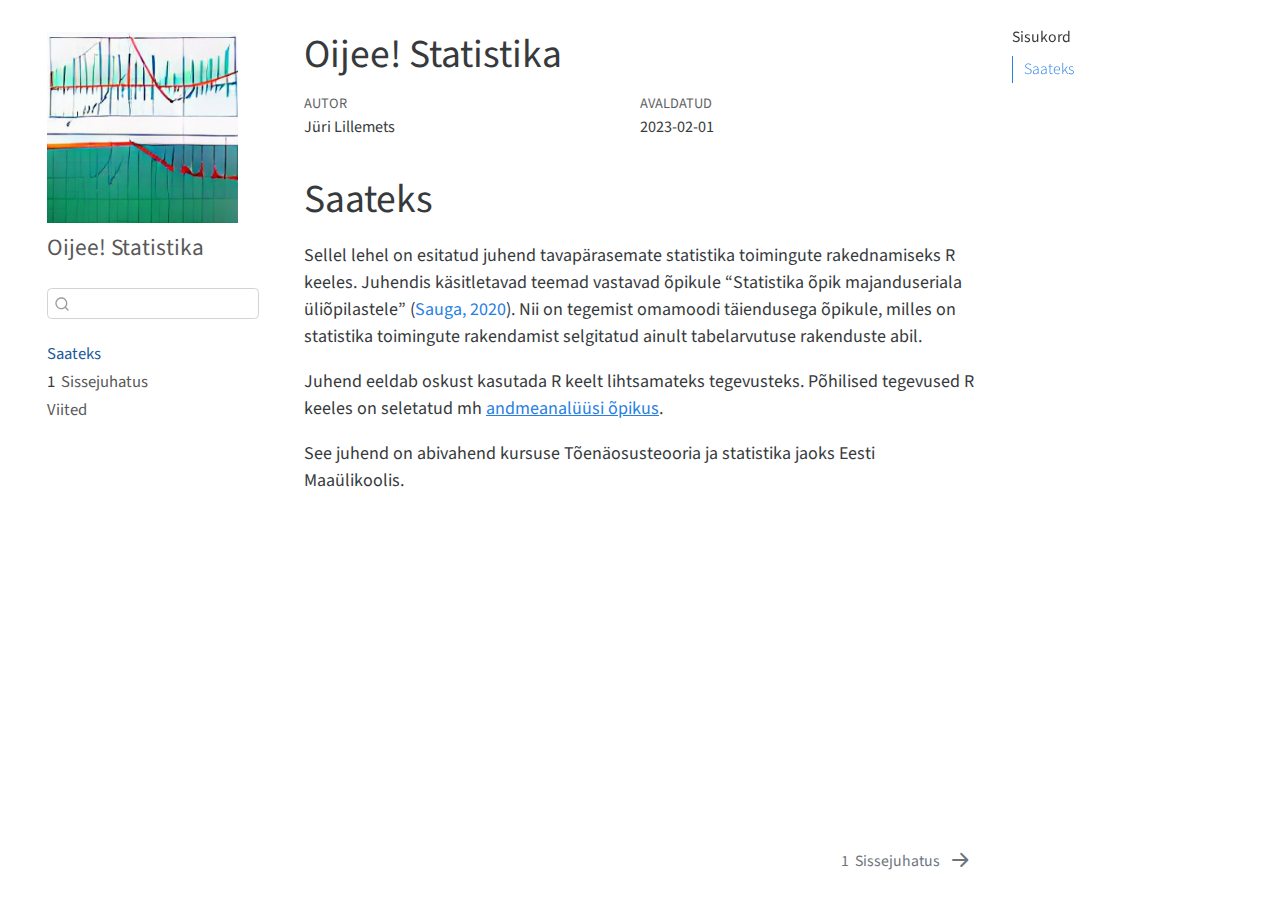
<file: docs/index.html>
<!DOCTYPE html>
<html xmlns="http://www.w3.org/1999/xhtml" lang="en" xml:lang="en"><head>

<meta charset="utf-8">
<meta name="generator" content="quarto-1.2.269">

<meta name="viewport" content="width=device-width, initial-scale=1.0, user-scalable=yes">

<meta name="author" content="Jüri Lillemets">
<meta name="dcterms.date" content="2023-02-01">

<title>Oijee! Statistika</title>
<style>
code{white-space: pre-wrap;}
span.smallcaps{font-variant: small-caps;}
div.columns{display: flex; gap: min(4vw, 1.5em);}
div.column{flex: auto; overflow-x: auto;}
div.hanging-indent{margin-left: 1.5em; text-indent: -1.5em;}
ul.task-list{list-style: none;}
ul.task-list li input[type="checkbox"] {
  width: 0.8em;
  margin: 0 0.8em 0.2em -1.6em;
  vertical-align: middle;
}
div.csl-bib-body { }
div.csl-entry {
  clear: both;
}
.hanging div.csl-entry {
  margin-left:2em;
  text-indent:-2em;
}
div.csl-left-margin {
  min-width:2em;
  float:left;
}
div.csl-right-inline {
  margin-left:2em;
  padding-left:1em;
}
div.csl-indent {
  margin-left: 2em;
}
</style>


<script src="site_libs/quarto-nav/quarto-nav.js"></script>
<script src="site_libs/quarto-nav/headroom.min.js"></script>
<script src="site_libs/clipboard/clipboard.min.js"></script>
<script src="site_libs/quarto-search/autocomplete.umd.js"></script>
<script src="site_libs/quarto-search/fuse.min.js"></script>
<script src="site_libs/quarto-search/quarto-search.js"></script>
<meta name="quarto:offset" content="./">
<link href="./sissejuhatus.html" rel="next">
<link href="./logo.png" rel="icon" type="image/png">
<script src="site_libs/quarto-html/quarto.js"></script>
<script src="site_libs/quarto-html/popper.min.js"></script>
<script src="site_libs/quarto-html/tippy.umd.min.js"></script>
<script src="site_libs/quarto-html/anchor.min.js"></script>
<link href="site_libs/quarto-html/tippy.css" rel="stylesheet">
<link href="site_libs/quarto-html/quarto-syntax-highlighting.css" rel="stylesheet" id="quarto-text-highlighting-styles">
<script src="site_libs/bootstrap/bootstrap.min.js"></script>
<link href="site_libs/bootstrap/bootstrap-icons.css" rel="stylesheet">
<link href="site_libs/bootstrap/bootstrap.min.css" rel="stylesheet" id="quarto-bootstrap" data-mode="light">
<script id="quarto-search-options" type="application/json">{
  "location": "sidebar",
  "copy-button": false,
  "collapse-after": 3,
  "panel-placement": "start",
  "type": "textbox",
  "limit": 20,
  "language": {
    "search-no-results-text": "Tulemusi ei ole",
    "search-matching-documents-text": "matching documents",
    "search-copy-link-title": "Copy link to search",
    "search-hide-matches-text": "Hide additional matches",
    "search-more-match-text": "more match in this document",
    "search-more-matches-text": "more matches in this document",
    "search-clear-button-title": "Clear",
    "search-detached-cancel-button-title": "Cancel",
    "search-submit-button-title": "Submit"
  }
}</script>


<link rel="stylesheet" href="style.css">
</head>

<body class="nav-sidebar floating">

<div id="quarto-search-results"></div>
  <header id="quarto-header" class="headroom fixed-top">
  <nav class="quarto-secondary-nav" data-bs-toggle="collapse" data-bs-target="#quarto-sidebar" aria-controls="quarto-sidebar" aria-expanded="false" aria-label="Toggle sidebar navigation" onclick="if (window.quartoToggleHeadroom) { window.quartoToggleHeadroom(); }">
    <div class="container-fluid d-flex justify-content-between">
      <h1 class="quarto-secondary-nav-title">Oijee! Statistika</h1>
      <button type="button" class="quarto-btn-toggle btn" aria-label="Show secondary navigation">
        <i class="bi bi-chevron-right"></i>
      </button>
    </div>
  </nav>
</header>
<!-- content -->
<div id="quarto-content" class="quarto-container page-columns page-rows-contents page-layout-article">
<!-- sidebar -->
  <nav id="quarto-sidebar" class="sidebar collapse sidebar-navigation floating overflow-auto">
    <div class="pt-lg-2 mt-2 text-left sidebar-header sidebar-header-stacked">
      <a href="./index.html" class="sidebar-logo-link">
      <img src="./logo.png" alt="" class="sidebar-logo py-0 d-lg-inline d-none">
      </a>
    <div class="sidebar-title mb-0 py-0">
      <a href="./">Oijee! Statistika</a> 
    </div>
      </div>
      <div class="mt-2 flex-shrink-0 align-items-center">
        <div class="sidebar-search">
        <div id="quarto-search" class="" title="Search"></div>
        </div>
      </div>
    <div class="sidebar-menu-container"> 
    <ul class="list-unstyled mt-1">
        <li class="sidebar-item">
  <div class="sidebar-item-container"> 
  <a href="./index.html" class="sidebar-item-text sidebar-link active">Saateks</a>
  </div>
</li>
        <li class="sidebar-item">
  <div class="sidebar-item-container"> 
  <a href="./sissejuhatus.html" class="sidebar-item-text sidebar-link"><span class="chapter-number">1</span>&nbsp; <span class="chapter-title">Sissejuhatus</span></a>
  </div>
</li>
        <li class="sidebar-item">
  <div class="sidebar-item-container"> 
  <a href="./viited.html" class="sidebar-item-text sidebar-link">Viited</a>
  </div>
</li>
    </ul>
    </div>
</nav>
<!-- margin-sidebar -->
    <div id="quarto-margin-sidebar" class="sidebar margin-sidebar">
        <nav id="TOC" role="doc-toc" class="toc-active">
    <h2 id="toc-title">Sisukord</h2>
   
  <ul>
  <li><a href="#saateks" id="toc-saateks" class="nav-link active" data-scroll-target="#saateks">Saateks</a></li>
  </ul>
</nav>
    </div>
<!-- main -->
<main class="content" id="quarto-document-content">

<header id="title-block-header" class="quarto-title-block default">
<div class="quarto-title">
<h1 class="title d-none d-lg-block">Oijee! Statistika</h1>
</div>



<div class="quarto-title-meta">

    <div>
    <div class="quarto-title-meta-heading">Autor</div>
    <div class="quarto-title-meta-contents">
             <p>Jüri Lillemets </p>
          </div>
  </div>
    
    <div>
    <div class="quarto-title-meta-heading">Avaldatud</div>
    <div class="quarto-title-meta-contents">
      <p class="date">2023-02-01</p>
    </div>
  </div>
  
    
  </div>
  

</header>

<section id="saateks" class="level1 unnumbered">
<h1 class="unnumbered">Saateks</h1>
<p>Sellel lehel on esitatud juhend tavapärasemate statistika toimingute rakednamiseks R keeles. Juhendis käsitletavad teemad vastavad õpikule “Statistika õpik majanduseriala üliõpilastele” <span class="citation" data-cites="sauga20statistika">(<a href="viited.html#ref-sauga20statistika" role="doc-biblioref">Sauga, 2020</a>)</span>. Nii on tegemist omamoodi täiendusega õpikule, milles on statistika toimingute rakendamist selgitatud ainult tabelarvutuse rakenduste abil.</p>
<p>Juhend eeldab oskust kasutada R keelt lihtsamateks tegevusteks. Põhilised tegevused R keeles on seletatud mh <a href="https://www.oij.ee/andmeteadus/kasutus.html">andmeanalüüsi õpikus</a>.</p>
<p>See juhend on abivahend kursuse Tõenäosusteooria ja statistika jaoks Eesti Maaülikoolis.</p>


<div id="refs" class="references csl-bib-body hanging-indent" data-line-spacing="2" role="doc-bibliography" style="display: none">
<div id="ref-sauga20statistika" class="csl-entry" role="doc-biblioentry">
Sauga, A. (2020). <em>Statistika õpik majanduseriala üliõpilastele</em> (2nd ed.). TTÜ kirjastus.
</div>
</div>
</section>

</main> <!-- /main -->
<script id="quarto-html-after-body" type="application/javascript">
window.document.addEventListener("DOMContentLoaded", function (event) {
  const toggleBodyColorMode = (bsSheetEl) => {
    const mode = bsSheetEl.getAttribute("data-mode");
    const bodyEl = window.document.querySelector("body");
    if (mode === "dark") {
      bodyEl.classList.add("quarto-dark");
      bodyEl.classList.remove("quarto-light");
    } else {
      bodyEl.classList.add("quarto-light");
      bodyEl.classList.remove("quarto-dark");
    }
  }
  const toggleBodyColorPrimary = () => {
    const bsSheetEl = window.document.querySelector("link#quarto-bootstrap");
    if (bsSheetEl) {
      toggleBodyColorMode(bsSheetEl);
    }
  }
  toggleBodyColorPrimary();  
  const icon = "";
  const anchorJS = new window.AnchorJS();
  anchorJS.options = {
    placement: 'right',
    icon: icon
  };
  anchorJS.add('.anchored');
  const clipboard = new window.ClipboardJS('.code-copy-button', {
    target: function(trigger) {
      return trigger.previousElementSibling;
    }
  });
  clipboard.on('success', function(e) {
    // button target
    const button = e.trigger;
    // don't keep focus
    button.blur();
    // flash "checked"
    button.classList.add('code-copy-button-checked');
    var currentTitle = button.getAttribute("title");
    button.setAttribute("title", "Kopeeritud!");
    let tooltip;
    if (window.bootstrap) {
      button.setAttribute("data-bs-toggle", "tooltip");
      button.setAttribute("data-bs-placement", "left");
      button.setAttribute("data-bs-title", "Kopeeritud!");
      tooltip = new bootstrap.Tooltip(button, 
        { trigger: "manual", 
          customClass: "code-copy-button-tooltip",
          offset: [0, -8]});
      tooltip.show();    
    }
    setTimeout(function() {
      if (tooltip) {
        tooltip.hide();
        button.removeAttribute("data-bs-title");
        button.removeAttribute("data-bs-toggle");
        button.removeAttribute("data-bs-placement");
      }
      button.setAttribute("title", currentTitle);
      button.classList.remove('code-copy-button-checked');
    }, 1000);
    // clear code selection
    e.clearSelection();
  });
  function tippyHover(el, contentFn) {
    const config = {
      allowHTML: true,
      content: contentFn,
      maxWidth: 500,
      delay: 100,
      arrow: false,
      appendTo: function(el) {
          return el.parentElement;
      },
      interactive: true,
      interactiveBorder: 10,
      theme: 'quarto',
      placement: 'bottom-start'
    };
    window.tippy(el, config); 
  }
  const noterefs = window.document.querySelectorAll('a[role="doc-noteref"]');
  for (var i=0; i<noterefs.length; i++) {
    const ref = noterefs[i];
    tippyHover(ref, function() {
      // use id or data attribute instead here
      let href = ref.getAttribute('data-footnote-href') || ref.getAttribute('href');
      try { href = new URL(href).hash; } catch {}
      const id = href.replace(/^#\/?/, "");
      const note = window.document.getElementById(id);
      return note.innerHTML;
    });
  }
  const findCites = (el) => {
    const parentEl = el.parentElement;
    if (parentEl) {
      const cites = parentEl.dataset.cites;
      if (cites) {
        return {
          el,
          cites: cites.split(' ')
        };
      } else {
        return findCites(el.parentElement)
      }
    } else {
      return undefined;
    }
  };
  var bibliorefs = window.document.querySelectorAll('a[role="doc-biblioref"]');
  for (var i=0; i<bibliorefs.length; i++) {
    const ref = bibliorefs[i];
    const citeInfo = findCites(ref);
    if (citeInfo) {
      tippyHover(citeInfo.el, function() {
        var popup = window.document.createElement('div');
        citeInfo.cites.forEach(function(cite) {
          var citeDiv = window.document.createElement('div');
          citeDiv.classList.add('hanging-indent');
          citeDiv.classList.add('csl-entry');
          var biblioDiv = window.document.getElementById('ref-' + cite);
          if (biblioDiv) {
            citeDiv.innerHTML = biblioDiv.innerHTML;
          }
          popup.appendChild(citeDiv);
        });
        return popup.innerHTML;
      });
    }
  }
});
</script>
<nav class="page-navigation">
  <div class="nav-page nav-page-previous">
  </div>
  <div class="nav-page nav-page-next">
      <a href="./sissejuhatus.html" class="pagination-link">
        <span class="nav-page-text"><span class="chapter-number">1</span>&nbsp; <span class="chapter-title">Sissejuhatus</span></span> <i class="bi bi-arrow-right-short"></i>
      </a>
  </div>
</nav>
</div> <!-- /content -->



</body></html>
</file>
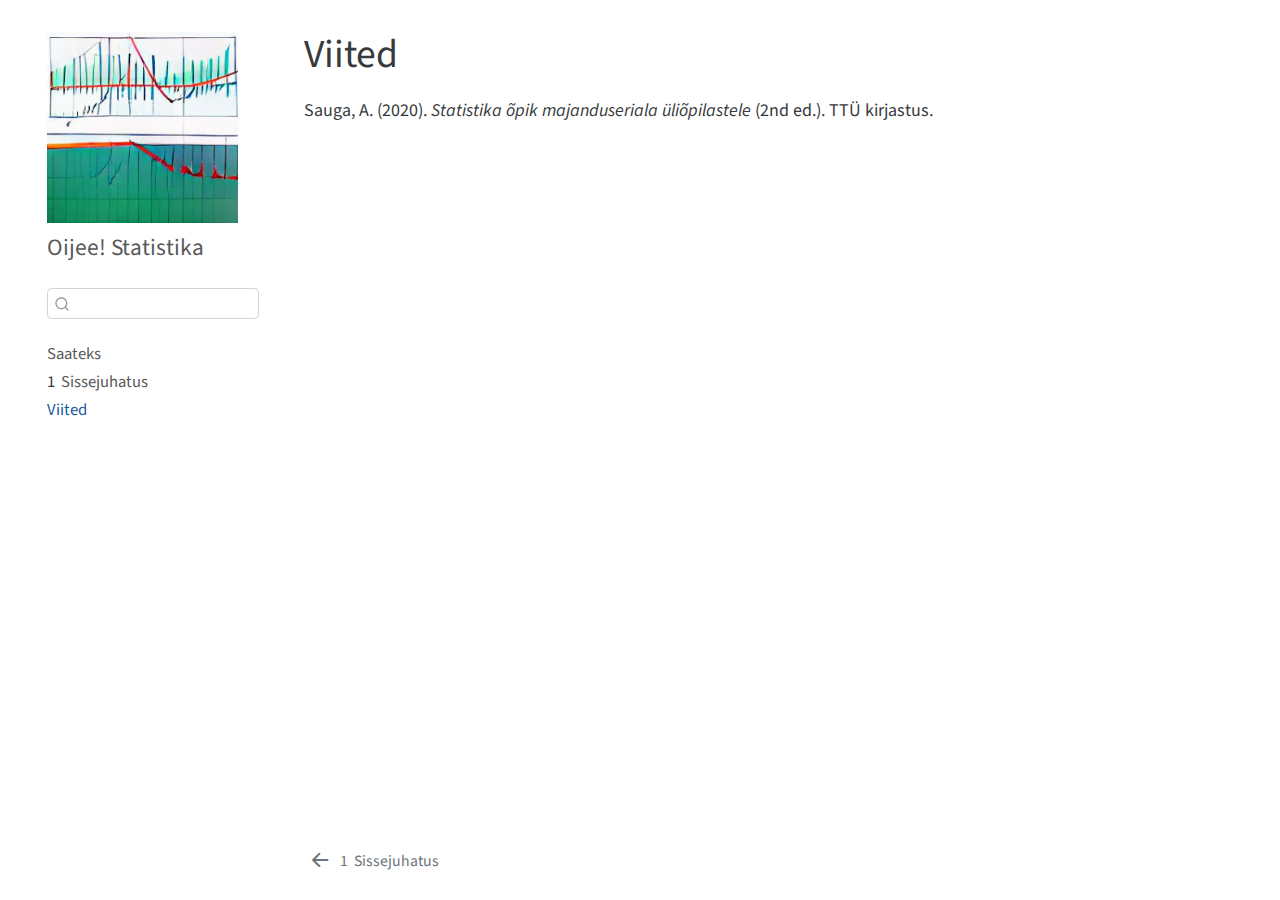
<file: docs/viited.html>
<!DOCTYPE html>
<html xmlns="http://www.w3.org/1999/xhtml" lang="en" xml:lang="en"><head>

<meta charset="utf-8">
<meta name="generator" content="quarto-1.2.269">

<meta name="viewport" content="width=device-width, initial-scale=1.0, user-scalable=yes">


<title>Oijee! Statistika - Viited</title>
<style>
code{white-space: pre-wrap;}
span.smallcaps{font-variant: small-caps;}
div.columns{display: flex; gap: min(4vw, 1.5em);}
div.column{flex: auto; overflow-x: auto;}
div.hanging-indent{margin-left: 1.5em; text-indent: -1.5em;}
ul.task-list{list-style: none;}
ul.task-list li input[type="checkbox"] {
  width: 0.8em;
  margin: 0 0.8em 0.2em -1.6em;
  vertical-align: middle;
}
div.csl-bib-body { }
div.csl-entry {
  clear: both;
}
.hanging div.csl-entry {
  margin-left:2em;
  text-indent:-2em;
}
div.csl-left-margin {
  min-width:2em;
  float:left;
}
div.csl-right-inline {
  margin-left:2em;
  padding-left:1em;
}
div.csl-indent {
  margin-left: 2em;
}
</style>


<script src="site_libs/quarto-nav/quarto-nav.js"></script>
<script src="site_libs/quarto-nav/headroom.min.js"></script>
<script src="site_libs/clipboard/clipboard.min.js"></script>
<script src="site_libs/quarto-search/autocomplete.umd.js"></script>
<script src="site_libs/quarto-search/fuse.min.js"></script>
<script src="site_libs/quarto-search/quarto-search.js"></script>
<meta name="quarto:offset" content="./">
<link href="./sissejuhatus.html" rel="prev">
<link href="./logo.png" rel="icon" type="image/png">
<script src="site_libs/quarto-html/quarto.js"></script>
<script src="site_libs/quarto-html/popper.min.js"></script>
<script src="site_libs/quarto-html/tippy.umd.min.js"></script>
<script src="site_libs/quarto-html/anchor.min.js"></script>
<link href="site_libs/quarto-html/tippy.css" rel="stylesheet">
<link href="site_libs/quarto-html/quarto-syntax-highlighting.css" rel="stylesheet" id="quarto-text-highlighting-styles">
<script src="site_libs/bootstrap/bootstrap.min.js"></script>
<link href="site_libs/bootstrap/bootstrap-icons.css" rel="stylesheet">
<link href="site_libs/bootstrap/bootstrap.min.css" rel="stylesheet" id="quarto-bootstrap" data-mode="light">
<script id="quarto-search-options" type="application/json">{
  "location": "sidebar",
  "copy-button": false,
  "collapse-after": 3,
  "panel-placement": "start",
  "type": "textbox",
  "limit": 20,
  "language": {
    "search-no-results-text": "Tulemusi ei ole",
    "search-matching-documents-text": "matching documents",
    "search-copy-link-title": "Copy link to search",
    "search-hide-matches-text": "Hide additional matches",
    "search-more-match-text": "more match in this document",
    "search-more-matches-text": "more matches in this document",
    "search-clear-button-title": "Clear",
    "search-detached-cancel-button-title": "Cancel",
    "search-submit-button-title": "Submit"
  }
}</script>


<link rel="stylesheet" href="style.css">
</head>

<body class="nav-sidebar floating">

<div id="quarto-search-results"></div>
  <header id="quarto-header" class="headroom fixed-top">
  <nav class="quarto-secondary-nav" data-bs-toggle="collapse" data-bs-target="#quarto-sidebar" aria-controls="quarto-sidebar" aria-expanded="false" aria-label="Toggle sidebar navigation" onclick="if (window.quartoToggleHeadroom) { window.quartoToggleHeadroom(); }">
    <div class="container-fluid d-flex justify-content-between">
      <h1 class="quarto-secondary-nav-title">Viited</h1>
      <button type="button" class="quarto-btn-toggle btn" aria-label="Show secondary navigation">
        <i class="bi bi-chevron-right"></i>
      </button>
    </div>
  </nav>
</header>
<!-- content -->
<div id="quarto-content" class="quarto-container page-columns page-rows-contents page-layout-article">
<!-- sidebar -->
  <nav id="quarto-sidebar" class="sidebar collapse sidebar-navigation floating overflow-auto">
    <div class="pt-lg-2 mt-2 text-left sidebar-header sidebar-header-stacked">
      <a href="./index.html" class="sidebar-logo-link">
      <img src="./logo.png" alt="" class="sidebar-logo py-0 d-lg-inline d-none">
      </a>
    <div class="sidebar-title mb-0 py-0">
      <a href="./">Oijee! Statistika</a> 
    </div>
      </div>
      <div class="mt-2 flex-shrink-0 align-items-center">
        <div class="sidebar-search">
        <div id="quarto-search" class="" title="Search"></div>
        </div>
      </div>
    <div class="sidebar-menu-container"> 
    <ul class="list-unstyled mt-1">
        <li class="sidebar-item">
  <div class="sidebar-item-container"> 
  <a href="./index.html" class="sidebar-item-text sidebar-link">Saateks</a>
  </div>
</li>
        <li class="sidebar-item">
  <div class="sidebar-item-container"> 
  <a href="./sissejuhatus.html" class="sidebar-item-text sidebar-link"><span class="chapter-number">1</span>&nbsp; <span class="chapter-title">Sissejuhatus</span></a>
  </div>
</li>
        <li class="sidebar-item">
  <div class="sidebar-item-container"> 
  <a href="./viited.html" class="sidebar-item-text sidebar-link active">Viited</a>
  </div>
</li>
    </ul>
    </div>
</nav>
<!-- margin-sidebar -->
    <div id="quarto-margin-sidebar" class="sidebar margin-sidebar">
        
    </div>
<!-- main -->
<main class="content" id="quarto-document-content">

<header id="title-block-header" class="quarto-title-block default">
<div class="quarto-title">
<h1 class="title d-none d-lg-block">Viited</h1>
</div>



<div class="quarto-title-meta">

    
  
    
  </div>
  

</header>

<div id="refs" class="references csl-bib-body hanging-indent" data-line-spacing="2" role="doc-bibliography">
<div id="ref-sauga20statistika" class="csl-entry" role="doc-biblioentry">
Sauga, A. (2020). <em>Statistika õpik majanduseriala üliõpilastele</em>
(2nd ed.). TTÜ kirjastus.
</div>
</div>



</main> <!-- /main -->
<script id="quarto-html-after-body" type="application/javascript">
window.document.addEventListener("DOMContentLoaded", function (event) {
  const toggleBodyColorMode = (bsSheetEl) => {
    const mode = bsSheetEl.getAttribute("data-mode");
    const bodyEl = window.document.querySelector("body");
    if (mode === "dark") {
      bodyEl.classList.add("quarto-dark");
      bodyEl.classList.remove("quarto-light");
    } else {
      bodyEl.classList.add("quarto-light");
      bodyEl.classList.remove("quarto-dark");
    }
  }
  const toggleBodyColorPrimary = () => {
    const bsSheetEl = window.document.querySelector("link#quarto-bootstrap");
    if (bsSheetEl) {
      toggleBodyColorMode(bsSheetEl);
    }
  }
  toggleBodyColorPrimary();  
  const icon = "";
  const anchorJS = new window.AnchorJS();
  anchorJS.options = {
    placement: 'right',
    icon: icon
  };
  anchorJS.add('.anchored');
  const clipboard = new window.ClipboardJS('.code-copy-button', {
    target: function(trigger) {
      return trigger.previousElementSibling;
    }
  });
  clipboard.on('success', function(e) {
    // button target
    const button = e.trigger;
    // don't keep focus
    button.blur();
    // flash "checked"
    button.classList.add('code-copy-button-checked');
    var currentTitle = button.getAttribute("title");
    button.setAttribute("title", "Kopeeritud!");
    let tooltip;
    if (window.bootstrap) {
      button.setAttribute("data-bs-toggle", "tooltip");
      button.setAttribute("data-bs-placement", "left");
      button.setAttribute("data-bs-title", "Kopeeritud!");
      tooltip = new bootstrap.Tooltip(button, 
        { trigger: "manual", 
          customClass: "code-copy-button-tooltip",
          offset: [0, -8]});
      tooltip.show();    
    }
    setTimeout(function() {
      if (tooltip) {
        tooltip.hide();
        button.removeAttribute("data-bs-title");
        button.removeAttribute("data-bs-toggle");
        button.removeAttribute("data-bs-placement");
      }
      button.setAttribute("title", currentTitle);
      button.classList.remove('code-copy-button-checked');
    }, 1000);
    // clear code selection
    e.clearSelection();
  });
  function tippyHover(el, contentFn) {
    const config = {
      allowHTML: true,
      content: contentFn,
      maxWidth: 500,
      delay: 100,
      arrow: false,
      appendTo: function(el) {
          return el.parentElement;
      },
      interactive: true,
      interactiveBorder: 10,
      theme: 'quarto',
      placement: 'bottom-start'
    };
    window.tippy(el, config); 
  }
  const noterefs = window.document.querySelectorAll('a[role="doc-noteref"]');
  for (var i=0; i<noterefs.length; i++) {
    const ref = noterefs[i];
    tippyHover(ref, function() {
      // use id or data attribute instead here
      let href = ref.getAttribute('data-footnote-href') || ref.getAttribute('href');
      try { href = new URL(href).hash; } catch {}
      const id = href.replace(/^#\/?/, "");
      const note = window.document.getElementById(id);
      return note.innerHTML;
    });
  }
  const findCites = (el) => {
    const parentEl = el.parentElement;
    if (parentEl) {
      const cites = parentEl.dataset.cites;
      if (cites) {
        return {
          el,
          cites: cites.split(' ')
        };
      } else {
        return findCites(el.parentElement)
      }
    } else {
      return undefined;
    }
  };
  var bibliorefs = window.document.querySelectorAll('a[role="doc-biblioref"]');
  for (var i=0; i<bibliorefs.length; i++) {
    const ref = bibliorefs[i];
    const citeInfo = findCites(ref);
    if (citeInfo) {
      tippyHover(citeInfo.el, function() {
        var popup = window.document.createElement('div');
        citeInfo.cites.forEach(function(cite) {
          var citeDiv = window.document.createElement('div');
          citeDiv.classList.add('hanging-indent');
          citeDiv.classList.add('csl-entry');
          var biblioDiv = window.document.getElementById('ref-' + cite);
          if (biblioDiv) {
            citeDiv.innerHTML = biblioDiv.innerHTML;
          }
          popup.appendChild(citeDiv);
        });
        return popup.innerHTML;
      });
    }
  }
});
</script>
<nav class="page-navigation">
  <div class="nav-page nav-page-previous">
      <a href="./sissejuhatus.html" class="pagination-link">
        <i class="bi bi-arrow-left-short"></i> <span class="nav-page-text"><span class="chapter-number">1</span>&nbsp; <span class="chapter-title">Sissejuhatus</span></span>
      </a>          
  </div>
  <div class="nav-page nav-page-next">
  </div>
</nav>
</div> <!-- /content -->



</body></html>
</file>
<file: docs/site_libs/quarto-html/tippy.css>
.tippy-box[data-animation=fade][data-state=hidden]{opacity:0}[data-tippy-root]{max-width:calc(100vw - 10px)}.tippy-box{position:relative;background-color:#333;color:#fff;border-radius:4px;font-size:14px;line-height:1.4;white-space:normal;outline:0;transition-property:transform,visibility,opacity}.tippy-box[data-placement^=top]>.tippy-arrow{bottom:0}.tippy-box[data-placement^=top]>.tippy-arrow:before{bottom:-7px;left:0;border-width:8px 8px 0;border-top-color:initial;transform-origin:center top}.tippy-box[data-placement^=bottom]>.tippy-arrow{top:0}.tippy-box[data-placement^=bottom]>.tippy-arrow:before{top:-7px;left:0;border-width:0 8px 8px;border-bottom-color:initial;transform-origin:center bottom}.tippy-box[data-placement^=left]>.tippy-arrow{right:0}.tippy-box[data-placement^=left]>.tippy-arrow:before{border-width:8px 0 8px 8px;border-left-color:initial;right:-7px;transform-origin:center left}.tippy-box[data-placement^=right]>.tippy-arrow{left:0}.tippy-box[data-placement^=right]>.tippy-arrow:before{left:-7px;border-width:8px 8px 8px 0;border-right-color:initial;transform-origin:center right}.tippy-box[data-inertia][data-state=visible]{transition-timing-function:cubic-bezier(.54,1.5,.38,1.11)}.tippy-arrow{width:16px;height:16px;color:#333}.tippy-arrow:before{content:"";position:absolute;border-color:transparent;border-style:solid}.tippy-content{position:relative;padding:5px 9px;z-index:1}
</file>
<file: docs/site_libs/quarto-html/quarto-syntax-highlighting.css>
/* quarto syntax highlight colors */
:root {
  --quarto-hl-ot-color: #003B4F;
  --quarto-hl-at-color: #657422;
  --quarto-hl-ss-color: #20794D;
  --quarto-hl-an-color: #5E5E5E;
  --quarto-hl-fu-color: #4758AB;
  --quarto-hl-st-color: #20794D;
  --quarto-hl-cf-color: #003B4F;
  --quarto-hl-op-color: #5E5E5E;
  --quarto-hl-er-color: #AD0000;
  --quarto-hl-bn-color: #AD0000;
  --quarto-hl-al-color: #AD0000;
  --quarto-hl-va-color: #111111;
  --quarto-hl-bu-color: inherit;
  --quarto-hl-ex-color: inherit;
  --quarto-hl-pp-color: #AD0000;
  --quarto-hl-in-color: #5E5E5E;
  --quarto-hl-vs-color: #20794D;
  --quarto-hl-wa-color: #5E5E5E;
  --quarto-hl-do-color: #5E5E5E;
  --quarto-hl-im-color: #00769E;
  --quarto-hl-ch-color: #20794D;
  --quarto-hl-dt-color: #AD0000;
  --quarto-hl-fl-color: #AD0000;
  --quarto-hl-co-color: #5E5E5E;
  --quarto-hl-cv-color: #5E5E5E;
  --quarto-hl-cn-color: #8f5902;
  --quarto-hl-sc-color: #5E5E5E;
  --quarto-hl-dv-color: #AD0000;
  --quarto-hl-kw-color: #003B4F;
}

/* other quarto variables */
:root {
  --quarto-font-monospace: SFMono-Regular, Menlo, Monaco, Consolas, "Liberation Mono", "Courier New", monospace;
}

pre > code.sourceCode > span {
  color: #003B4F;
}

code span {
  color: #003B4F;
}

code.sourceCode > span {
  color: #003B4F;
}

div.sourceCode,
div.sourceCode pre.sourceCode {
  color: #003B4F;
}

code span.ot {
  color: #003B4F;
}

code span.at {
  color: #657422;
}

code span.ss {
  color: #20794D;
}

code span.an {
  color: #5E5E5E;
}

code span.fu {
  color: #4758AB;
}

code span.st {
  color: #20794D;
}

code span.cf {
  color: #003B4F;
}

code span.op {
  color: #5E5E5E;
}

code span.er {
  color: #AD0000;
}

code span.bn {
  color: #AD0000;
}

code span.al {
  color: #AD0000;
}

code span.va {
  color: #111111;
}

code span.pp {
  color: #AD0000;
}

code span.in {
  color: #5E5E5E;
}

code span.vs {
  color: #20794D;
}

code span.wa {
  color: #5E5E5E;
  font-style: italic;
}

code span.do {
  color: #5E5E5E;
  font-style: italic;
}

code span.im {
  color: #00769E;
}

code span.ch {
  color: #20794D;
}

code span.dt {
  color: #AD0000;
}

code span.fl {
  color: #AD0000;
}

code span.co {
  color: #5E5E5E;
}

code span.cv {
  color: #5E5E5E;
  font-style: italic;
}

code span.cn {
  color: #8f5902;
}

code span.sc {
  color: #5E5E5E;
}

code span.dv {
  color: #AD0000;
}

code span.kw {
  color: #003B4F;
}

.prevent-inlining {
  content: "</";
}

/*# sourceMappingURL=debc5d5d77c3f9108843748ff7464032.css.map */
</file>
<file: docs/style.css>
@import url('https://fonts.googleapis.com/css2?family=Roboto+Mono&family=Roboto:wght@400;700&display=swap');

pre code {
  font-family: 'Roboto Mono', sans-serif;
  font-size: .8em;
  background-color: #fafafa;
  border: #fafafa;
}
div.sourceCode {
  background-color: #fafafa;
}
</file>
